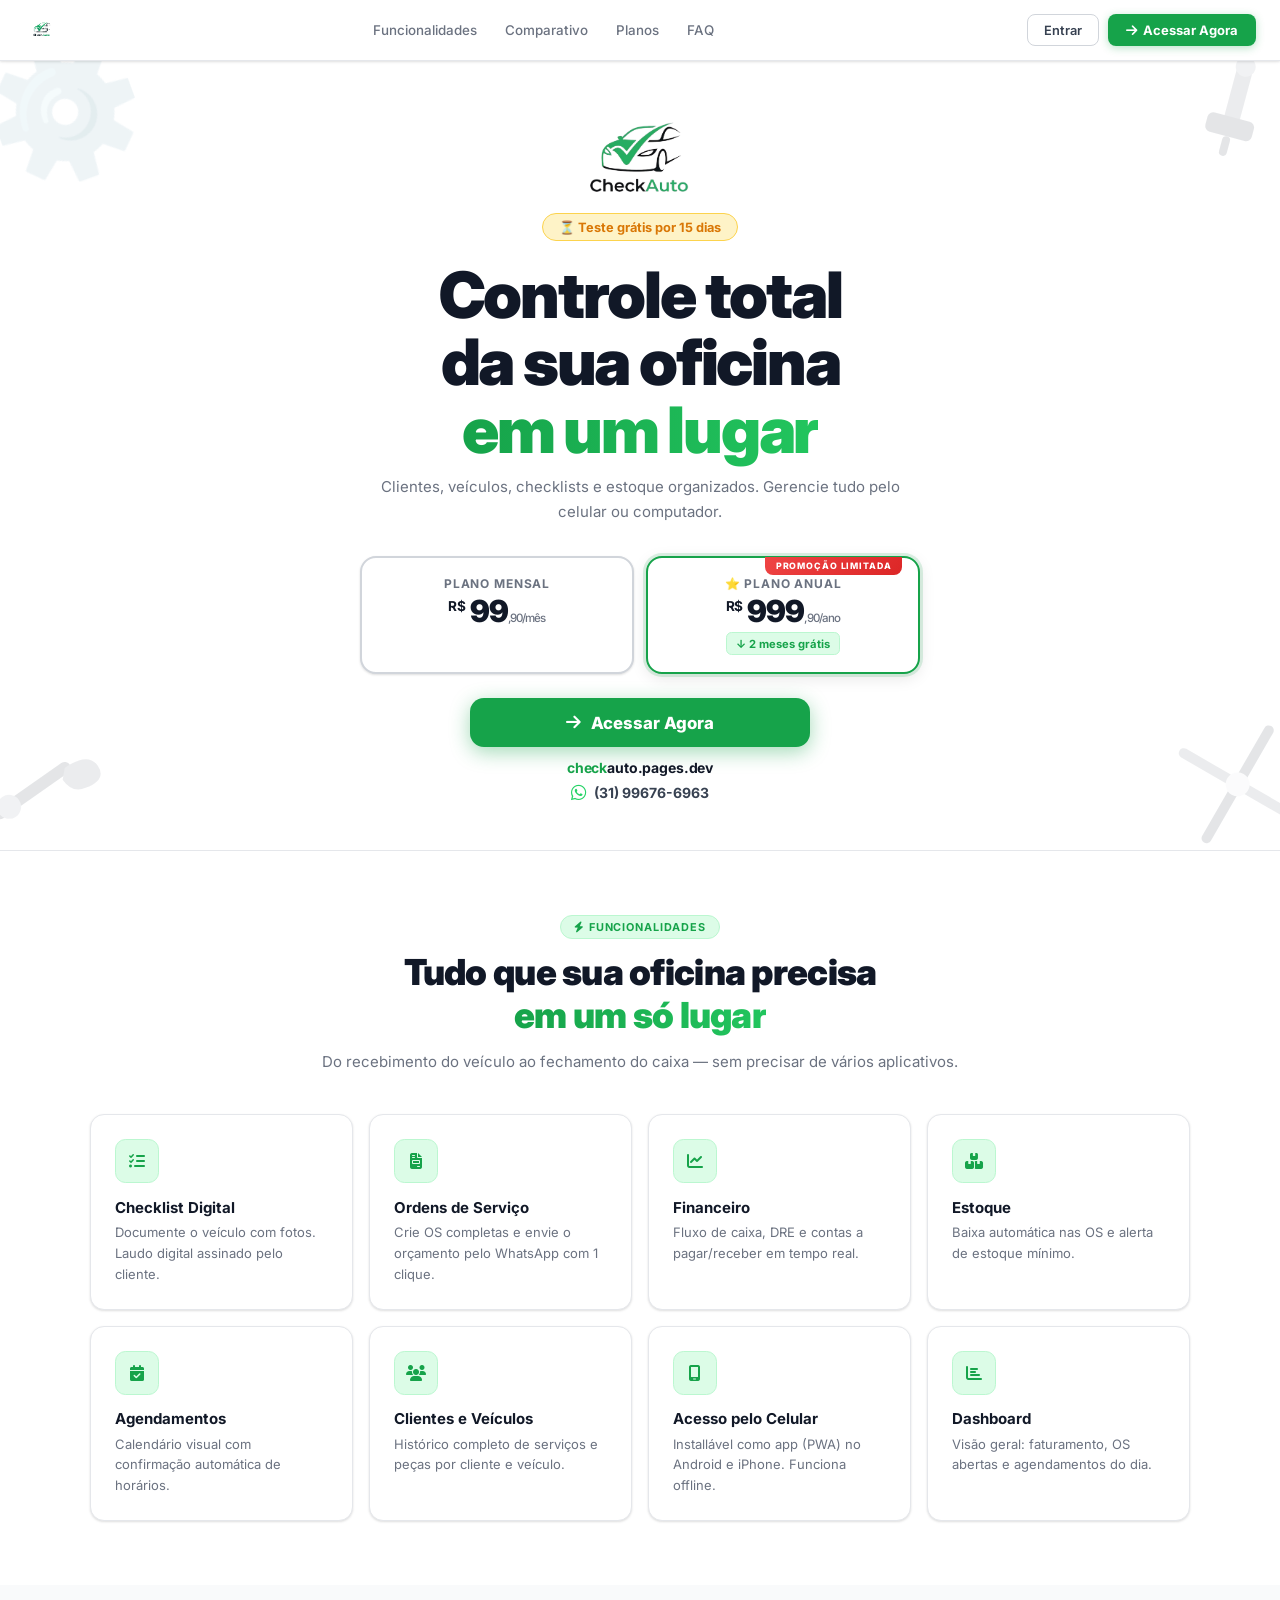
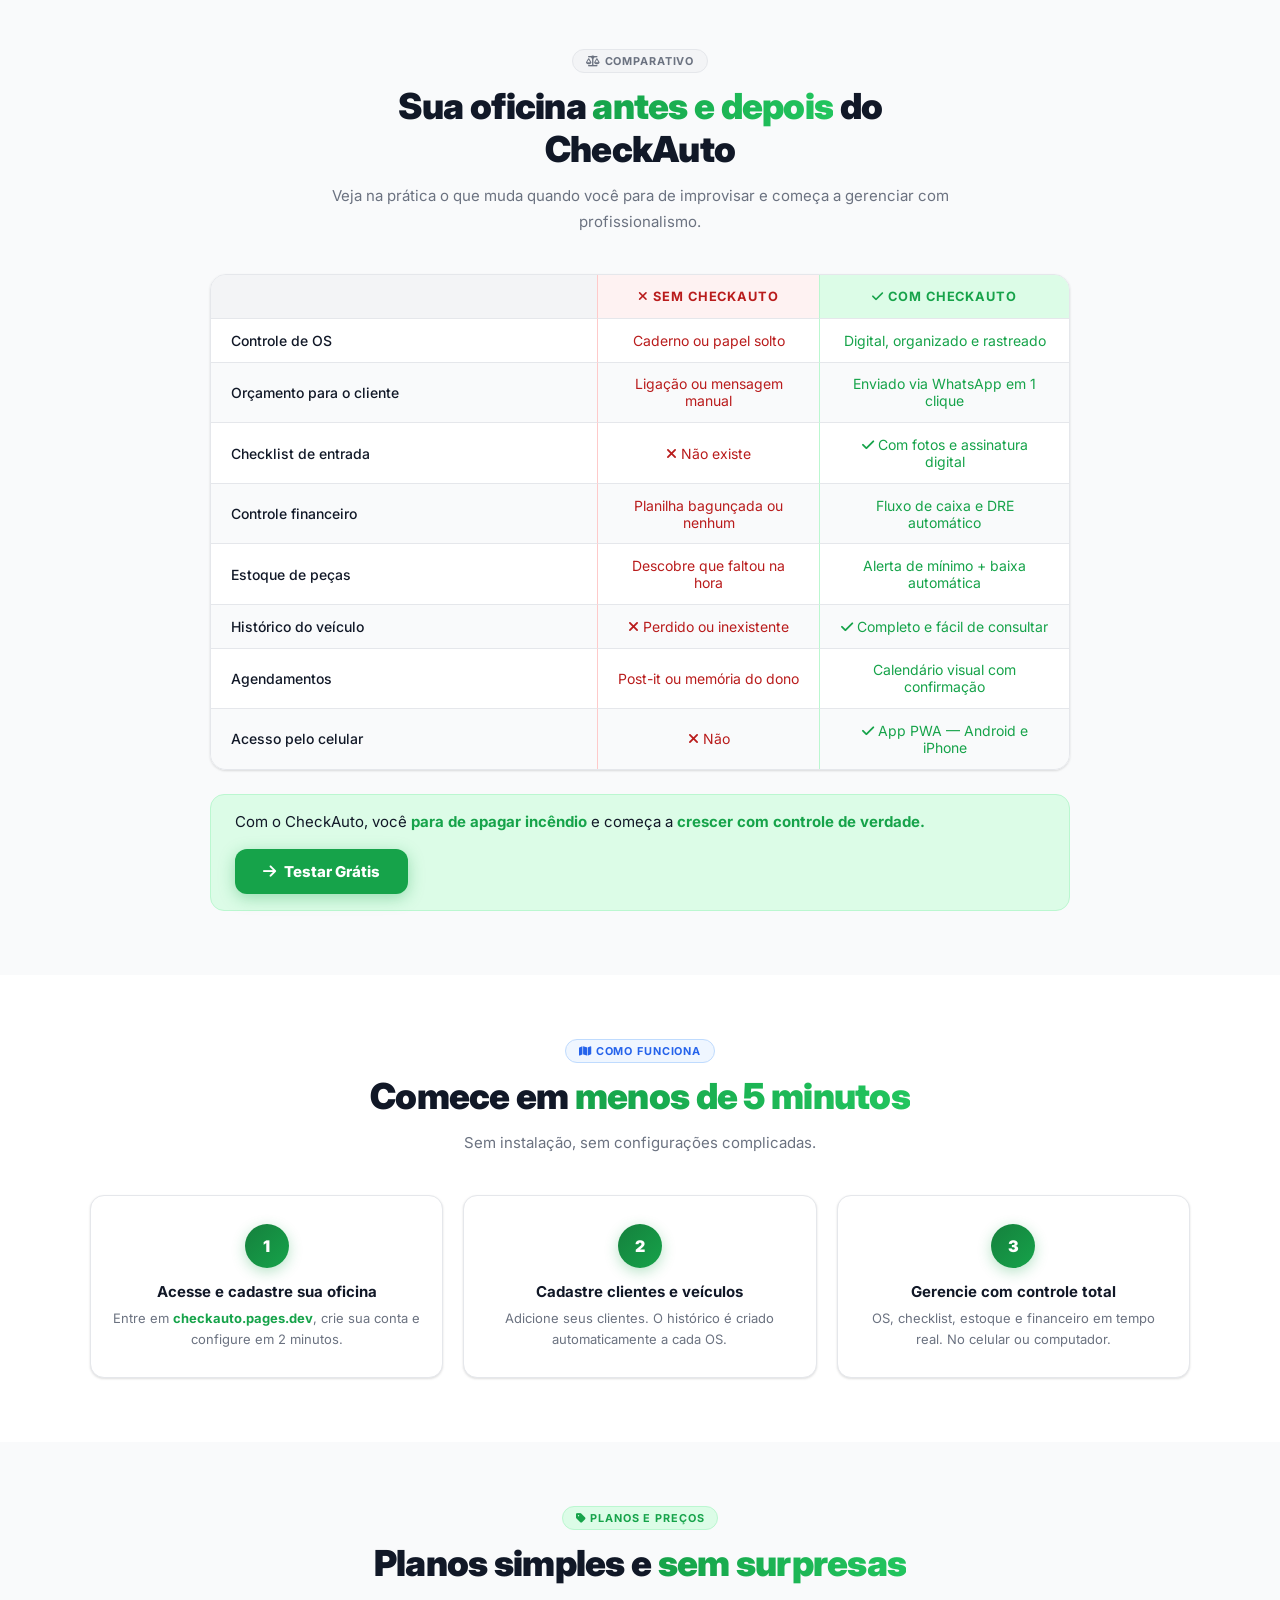
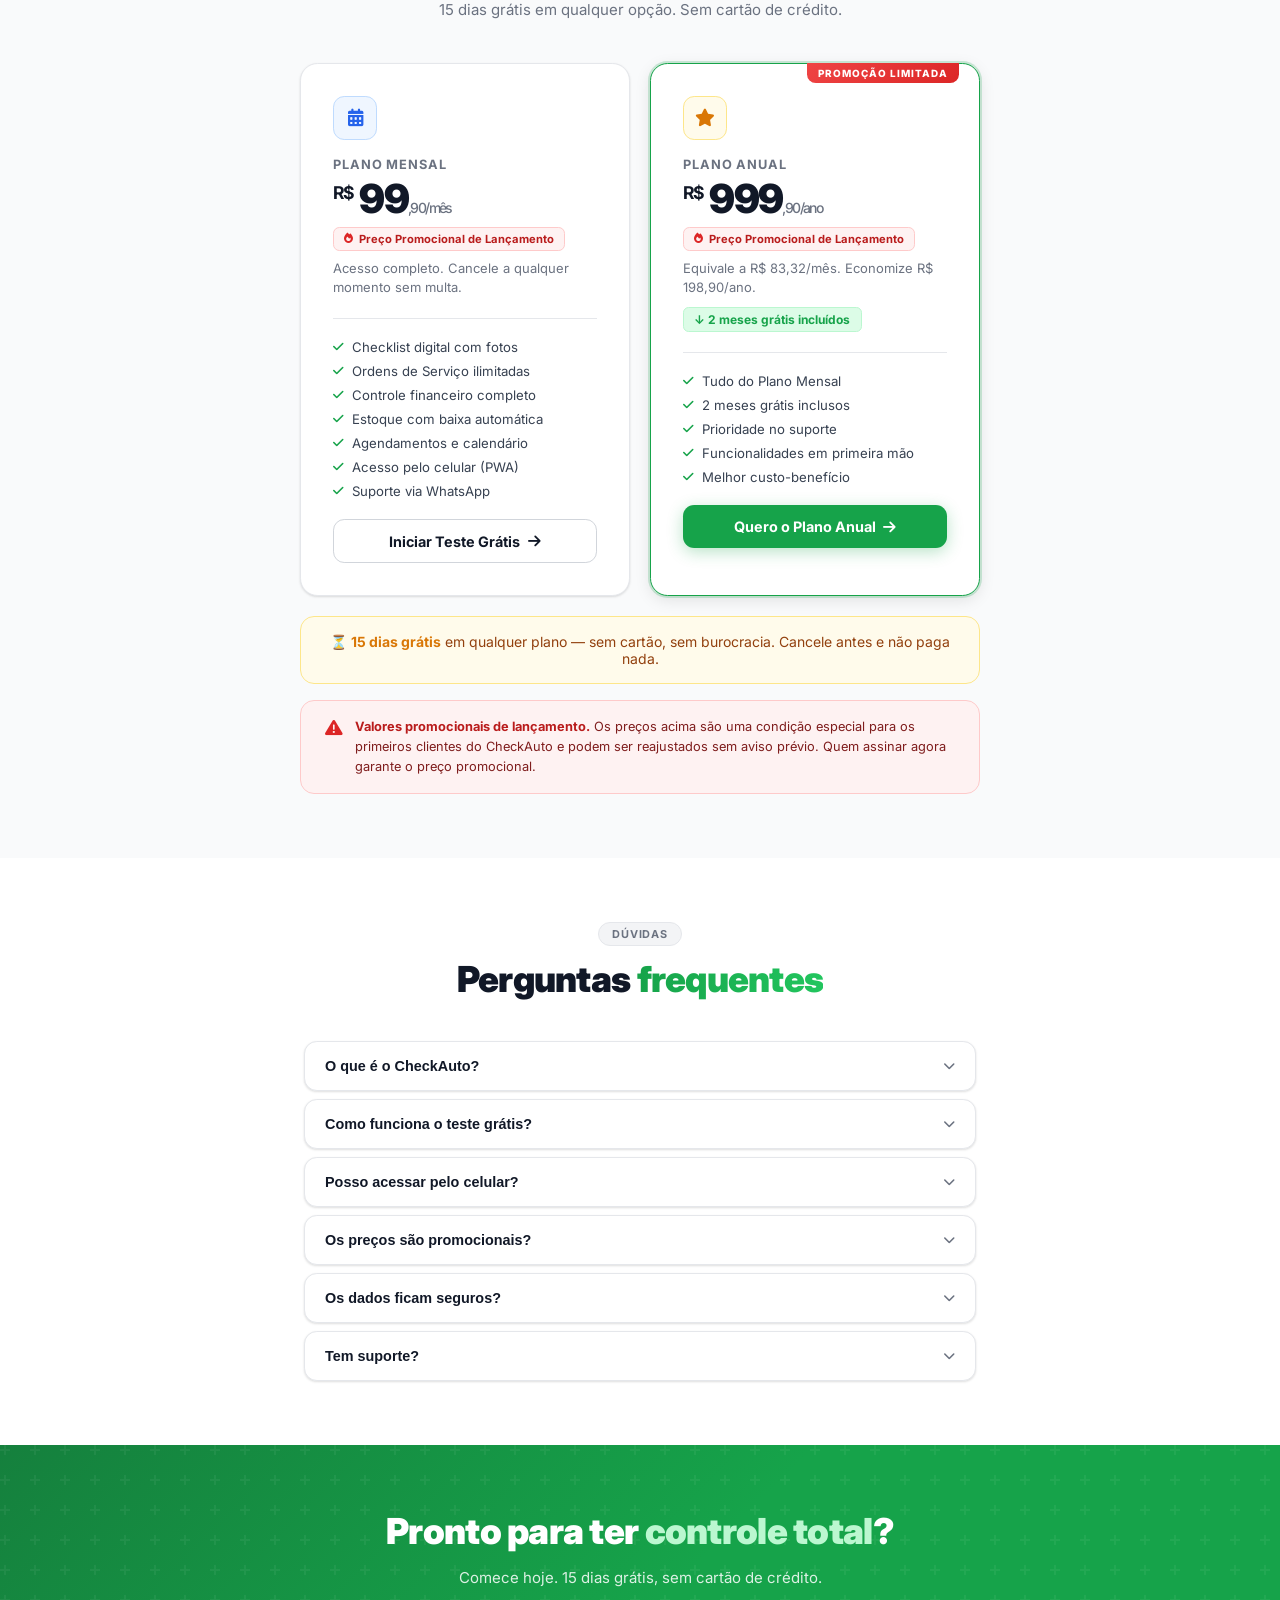
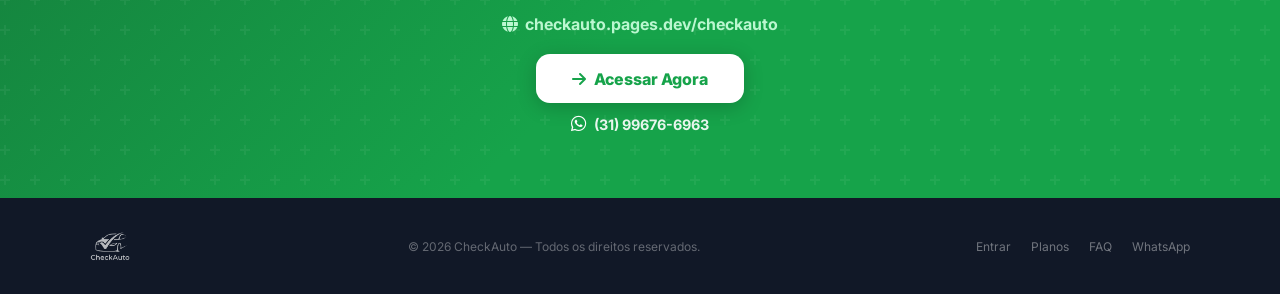
<file: checkauto.html>
<!DOCTYPE html>
<html lang="pt-BR">
<head>
  <meta charset="UTF-8" />
  <meta name="viewport" content="width=device-width, initial-scale=1" />
  <meta name="robots" content="index, follow" />
  <meta name="theme-color" content="#16a34a" />
  <title>CheckAuto — Controle total da sua oficina</title>
  <meta name="description" content="Gerencie sua oficina com checklist digital, ordens de serviço, financeiro, estoque e agendamentos. Teste grátis por 15 dias." />
  <link rel="icon" href="favicon.png" />
  <link rel="stylesheet" href="https://cdnjs.cloudflare.com/ajax/libs/font-awesome/6.5.0/css/all.min.css" crossorigin="anonymous" />
  <link href="https://fonts.googleapis.com/css2?family=Inter:wght@400;500;600;700;800;900&display=swap" rel="stylesheet" />
  <style>
    *,*::before,*::after{box-sizing:border-box;margin:0;padding:0}
    :root{
      --green:#16a34a;--green2:#22c55e;--green-light:#dcfce7;--green-mid:#bbf7d0;
      --dark:#111827;--body:#374151;--muted:#6b7280;
      --bg:#f9fafb;--bg2:#f3f4f6;--bg3:#fff;
      --border:#e5e7eb;--border2:#d1d5db;
      --red:#dc2626;--gold:#d97706;
      --r:.875rem;
      --shadow:0 1px 3px rgba(0,0,0,.08),0 1px 2px rgba(0,0,0,.06);
      --shadow-md:0 4px 16px rgba(0,0,0,.1);
      --shadow-lg:0 10px 40px rgba(0,0,0,.12);
    }
    html{scroll-behavior:smooth}
    body{font-family:'Inter',sans-serif;background:var(--bg3);color:var(--body);overflow-x:hidden}
    a{text-decoration:none;color:inherit}
    img{max-width:100%;height:auto;display:block}

    /* ===== HEADER ===== */
    header{
      position:sticky;top:0;z-index:100;
      background:#fff;border-bottom:1px solid var(--border);
      box-shadow:var(--shadow);
      padding:.75rem 1.5rem;
      display:flex;align-items:center;justify-content:space-between;
    }
    .h-logo img{height:2.25rem}
    .h-nav{display:none;align-items:center;gap:1.75rem;font-size:.8375rem;font-weight:500}
    @media(min-width:768px){.h-nav{display:flex}}
    .h-nav a{color:var(--muted);transition:color .2s}
    .h-nav a:hover{color:var(--dark)}
    .h-btns{display:flex;align-items:center;gap:.6rem}
    .btn-ghost{
      padding:.45rem 1rem;border-radius:.5rem;font-size:.8rem;font-weight:600;
      color:var(--body);border:1px solid var(--border2);transition:all .2s;display:none;
      background:#fff;
    }
    @media(min-width:640px){.btn-ghost{display:inline-flex}}
    .btn-ghost:hover{border-color:var(--green);color:var(--green)}
    .btn-green{
      padding:.5rem 1.1rem;border-radius:.5rem;font-size:.8125rem;font-weight:700;
      background:var(--green);color:#fff;display:inline-flex;align-items:center;gap:.4rem;
      transition:all .2s;box-shadow:0 2px 8px rgba(22,163,74,.3);
    }
    .btn-green:hover{background:#15803d;transform:translateY(-1px)}
    .menu-btn{display:flex;background:none;border:none;cursor:pointer;color:var(--muted);font-size:1.2rem}
    @media(min-width:768px){.menu-btn{display:none}}
    #mob-nav{
      display:none;position:fixed;top:3.7rem;left:0;right:0;
      background:#fff;border-bottom:1px solid var(--border);z-index:99;padding:.75rem 0;
      box-shadow:var(--shadow-md);
    }
    #mob-nav.open{display:block}
    #mob-nav a{display:block;padding:.65rem 1.5rem;font-size:.9rem;font-weight:600;color:var(--body);border-bottom:1px solid var(--border)}
    #mob-nav a:last-child{color:var(--green);border-bottom:none}

    /* ===== HERO NOVO — estilo arte promocional ===== */
    #hero{
      background:#fff;
      border-bottom:1px solid var(--border);
      padding:3.5rem 1.5rem 3rem;
      position:relative;
      overflow:hidden;
      text-align:center;
    }
    .hero-corner{
      position:absolute;
      pointer-events:none;
      opacity:.13;
      font-size:clamp(5rem,10vw,9rem);
      line-height:1;
      user-select:none;
    }
    .hero-corner.tl{top:-1rem;left:-1rem;transform:rotate(-20deg)}
    .hero-corner.tr{top:-1rem;right:-1rem;transform:rotate(15deg)}
    .hero-corner.bl{bottom:-1rem;left:-1.5rem;transform:rotate(10deg)}
    .hero-corner.br{bottom:-1rem;right:-1.5rem;transform:rotate(-15deg)}
    .hero-center{
      position:relative;z-index:1;
      max-width:560px;
      margin:0 auto;
      display:flex;
      flex-direction:column;
      align-items:center;
      gap:0;
    }
    .hero-logo-wrap{margin-bottom:1rem}
    .hero-logo-wrap img{height:clamp(3rem,8vw,5rem);margin:0 auto}
    .trial-badge{
      display:inline-flex;align-items:center;gap:.5rem;
      padding:.35rem 1rem;border-radius:9999px;
      background:#fef3c7;border:1px solid #fcd34d;
      color:var(--gold);font-size:.8rem;font-weight:700;
      margin-bottom:1.25rem;
    }
    .hero-h1{
      font-size:clamp(2.4rem,6vw,4rem);
      font-weight:900;
      line-height:1.05;
      letter-spacing:-.035em;
      color:var(--dark);
      margin-bottom:.75rem;
    }
    .hero-h1 .hl{
      background:linear-gradient(90deg,var(--green),var(--green2));
      -webkit-background-clip:text;-webkit-text-fill-color:transparent;background-clip:text;
    }
    .hero-sub{
      font-size:.9375rem;
      color:var(--muted);
      line-height:1.65;
      max-width:36rem;
      margin-bottom:2rem;
    }
    .hero-plans{
      width:100%;
      display:flex;
      flex-direction:column;
      gap:.75rem;
      margin-bottom:1.5rem;
    }
    @media(min-width:480px){.hero-plans{flex-direction:row}}
    .hp{
      flex:1;
      border:2px solid var(--border2);
      border-radius:1rem;
      padding:1.1rem 1.25rem;
      background:#fff;
      box-shadow:var(--shadow);
      text-align:center;
      position:relative;
      transition:all .2s;
    }
    .hp:hover{transform:translateY(-2px);box-shadow:var(--shadow-md)}
    .hp.feat{border-color:var(--green);box-shadow:0 0 0 3px rgba(22,163,74,.15),var(--shadow-md)}
    .hp-badge{
      position:absolute;top:-1px;right:1rem;
      background:linear-gradient(135deg,#ef4444,#dc2626);
      color:#fff;font-size:.55rem;font-weight:800;text-transform:uppercase;
      letter-spacing:.1em;padding:.2rem .65rem;border-radius:0 0 .5rem .5rem;
    }
    .hp-label{font-size:.75rem;font-weight:700;text-transform:uppercase;letter-spacing:.07em;color:var(--muted);margin-bottom:.3rem}
    .hp-price{font-size:1.9rem;font-weight:900;color:var(--dark);letter-spacing:-.03em;line-height:1}
    .hp-price sup{font-size:.85rem;font-weight:700;vertical-align:super}
    .hp-price sub{font-size:.72rem;font-weight:500;color:var(--muted);vertical-align:baseline}
    .hp-save{display:inline-block;margin-top:.4rem;font-size:.7rem;font-weight:700;color:var(--green);background:var(--green-light);border:1px solid var(--green-mid);border-radius:.35rem;padding:.2rem .55rem}
    .btn-hero{
      display:inline-flex;align-items:center;justify-content:center;gap:.6rem;
      background:var(--green);color:#fff;
      font-weight:800;font-size:1.05rem;
      padding:.9rem 2.5rem;
      border-radius:.875rem;
      box-shadow:0 5px 20px rgba(22,163,74,.4);
      transition:all .2s;
      width:100%;max-width:340px;
      margin-bottom:.75rem;
    }
    .btn-hero:hover{background:#15803d;transform:translateY(-2px);box-shadow:0 8px 28px rgba(22,163,74,.45)}
    .hero-url{font-size:.875rem;font-weight:700;color:var(--dark);letter-spacing:-.01em;margin-bottom:.5rem}
    .hero-url span{color:var(--green)}
    .hero-wpp{display:inline-flex;align-items:center;gap:.5rem;font-size:.875rem;font-weight:700;color:var(--body)}
    .hero-wpp i{color:#25d366;font-size:1.1rem}
    .hero-wpp a{color:var(--body)}

    /* ===== SECTIONS ===== */
    section{padding:4rem 1.5rem}
    .si{max-width:1100px;margin:0 auto}
    .sh{text-align:center;max-width:42rem;margin:0 auto 2.5rem}
    .stag{display:inline-block;font-size:.68rem;font-weight:700;text-transform:uppercase;letter-spacing:.08em;padding:.25rem .8rem;border-radius:9999px;margin-bottom:.75rem}
    .tg{background:var(--green-light);border:1px solid var(--green-mid);color:var(--green)}
    .tb{background:#eff6ff;border:1px solid #bfdbfe;color:#2563eb}
    .tm{background:var(--bg2);border:1px solid var(--border);color:var(--muted)}
    .st{font-size:clamp(1.5rem,2.8vw,2.25rem);font-weight:900;color:var(--dark);letter-spacing:-.02em;line-height:1.2}
    .st .hl{background:linear-gradient(90deg,var(--green),var(--green2));-webkit-background-clip:text;-webkit-text-fill-color:transparent;background-clip:text}
    .ss{margin-top:.75rem;font-size:.9375rem;color:var(--muted);line-height:1.7}

    /* ===== FEATURES ===== */
    #features{background:#fff}
    .fg{display:grid;gap:1rem;grid-template-columns:repeat(auto-fill,minmax(240px,1fr))}
    .fc{padding:1.5rem;border-radius:var(--r);background:#fff;border:1px solid var(--border);box-shadow:var(--shadow);transition:all .25s;position:relative;overflow:hidden}
    .fc:hover{transform:translateY(-3px);border-color:var(--green-mid);box-shadow:var(--shadow-md)}
    .fi{width:2.75rem;height:2.75rem;border-radius:.65rem;display:flex;align-items:center;justify-content:center;font-size:1rem;margin-bottom:.9rem;background:var(--green-light);border:1px solid var(--green-mid);color:var(--green)}
    .fc h3{font-size:.9375rem;font-weight:700;color:var(--dark);margin-bottom:.35rem}
    .fc p{font-size:.8125rem;color:var(--muted);line-height:1.6}

    /* ===== COMPARATIVO ===== */
    #comparativo{background:var(--bg)}
    .comp-wrap{max-width:860px;margin:0 auto}
    .comp-table{width:100%;border-collapse:separate;border-spacing:0;border-radius:1rem;overflow:hidden;border:1px solid var(--border);box-shadow:var(--shadow)}
    .comp-table thead th{padding:.875rem 1.25rem;font-size:.8rem;font-weight:700;text-transform:uppercase;letter-spacing:.07em}
    .comp-table thead th:first-child{text-align:left;background:var(--bg2);color:var(--muted);width:45%}
    .comp-table thead th.sem{background:#fef2f2;color:#b91c1c;text-align:center;border-left:1px solid #fecaca}
    .comp-table thead th.com{background:var(--green-light);color:var(--green);text-align:center;border-left:1px solid var(--green-mid)}
    .comp-table tbody tr:nth-child(odd) td{background:#fff}
    .comp-table tbody tr:nth-child(even) td{background:var(--bg)}
    .comp-table tbody td{padding:.8rem 1.25rem;font-size:.875rem;border-top:1px solid var(--border)}
    .comp-table tbody td:first-child{color:var(--dark);font-weight:500}
    .comp-table tbody td.sem{text-align:center;border-left:1px solid #fecaca;color:#b91c1c}
    .comp-table tbody td.com{text-align:center;border-left:1px solid var(--green-mid);color:var(--green)}
    .comp-table tbody td.sem i,.comp-table tbody td.com i{font-size:.875rem}
    .comp-result{margin-top:1.5rem;padding:1rem 1.5rem;border-radius:.875rem;background:var(--green-light);border:1px solid var(--green-mid);display:flex;flex-wrap:wrap;align-items:center;justify-content:space-between;gap:1rem}
    .comp-result p{font-size:.9375rem;color:var(--dark);line-height:1.5}
    .comp-result strong{color:var(--green)}

    /* ===== STEPS ===== */
    #como-funciona{background:#fff}
    .steps{display:grid;gap:1.25rem}
    @media(min-width:768px){.steps{grid-template-columns:repeat(3,1fr)}}
    .sc{text-align:center;padding:1.75rem 1.25rem;border-radius:var(--r);background:#fff;border:1px solid var(--border);box-shadow:var(--shadow)}
    .sn{display:inline-flex;width:2.75rem;height:2.75rem;border-radius:50%;background:linear-gradient(135deg,#15803d,var(--green));color:#fff;font-size:1rem;font-weight:900;align-items:center;justify-content:center;margin-bottom:.875rem;box-shadow:0 4px 14px rgba(22,163,74,.3)}
    .sc h3{font-size:.9375rem;font-weight:700;color:var(--dark);margin-bottom:.4rem}
    .sc p{font-size:.8125rem;color:var(--muted);line-height:1.6}

    /* ===== PLANOS ===== */
    #planos{background:var(--bg)}
    .pg{display:grid;gap:1.25rem;max-width:680px;margin:0 auto}
    @media(min-width:580px){.pg{grid-template-columns:1fr 1fr}}
    .pcard{border-radius:1.1rem;padding:2rem;border:1px solid var(--border);background:#fff;box-shadow:var(--shadow);position:relative;transition:all .25s}
    .pcard:hover{transform:translateY(-4px);box-shadow:var(--shadow-lg)}
    .pcard.feat{border-color:var(--green);box-shadow:0 0 0 2px rgba(22,163,74,.2),var(--shadow-md)}
    .pb{position:absolute;top:-1px;right:1.25rem;background:linear-gradient(135deg,#ef4444,#dc2626);color:#fff;font-size:.62rem;font-weight:800;text-transform:uppercase;letter-spacing:.1em;padding:.25rem .7rem;border-radius:0 0 .55rem .55rem}
    .pico{width:2.75rem;height:2.75rem;border-radius:.7rem;display:flex;align-items:center;justify-content:center;font-size:1.1rem;margin-bottom:1.1rem}
    .pico.bl{background:#eff6ff;color:#2563eb;border:1px solid #bfdbfe}
    .pico.gd{background:#fffbeb;color:var(--gold);border:1px solid #fde68a}
    .pname{font-size:.8rem;font-weight:700;text-transform:uppercase;letter-spacing:.07em;color:var(--muted);margin-bottom:.4rem}
    .pprice{font-size:2.5rem;font-weight:900;color:var(--dark);letter-spacing:-.04em;line-height:1}
    .pprice sup{font-size:1.1rem;font-weight:700;vertical-align:super}
    .pprice sub{font-size:.875rem;font-weight:500;color:var(--muted);vertical-align:baseline}
    .promo-tag{display:inline-flex;align-items:center;gap:.35rem;margin-top:.5rem;font-size:.7rem;font-weight:700;background:#fef2f2;border:1px solid #fecaca;color:#b91c1c;padding:.25rem .65rem;border-radius:.4rem}
    .promo-tag i{font-size:.65rem;color:#dc2626}
    .pdesc{margin-top:.5rem;font-size:.8125rem;color:var(--muted);line-height:1.5}
    .psave{display:inline-block;margin-top:.6rem;font-size:.75rem;font-weight:700;color:var(--green);background:var(--green-light);border:1px solid var(--green-mid);border-radius:.35rem;padding:.25rem .65rem}
    .pdiv{height:1px;background:var(--border);margin:1.25rem 0}
    .pperks{display:flex;flex-direction:column;gap:.5rem}
    .pperk{display:flex;align-items:center;gap:.5rem;font-size:.825rem;color:var(--body)}
    .pperk i{color:var(--green);font-size:.75rem;flex-shrink:0}
    .pbtn{display:flex;align-items:center;justify-content:center;gap:.45rem;width:100%;margin-top:1.25rem;padding:.8rem;border-radius:.7rem;font-size:.9rem;font-weight:700;transition:all .2s}
    .pbtn.out{background:#fff;border:1px solid var(--border2);color:var(--dark)}
    .pbtn.out:hover{border-color:var(--green);color:var(--green)}
    .pbtn.sol{background:var(--green);color:#fff;border:none;box-shadow:0 4px 16px rgba(22,163,74,.3)}
    .pbtn.sol:hover{background:#15803d;box-shadow:0 6px 22px rgba(22,163,74,.4);transform:translateY(-1px)}
    .ptrial{text-align:center;margin:1.25rem auto 0;padding:1rem 1.5rem;border-radius:.875rem;background:#fffbeb;border:1px solid #fde68a;max-width:680px}
    .ptrial p{font-size:.875rem;color:#92400e}
    .ptrial strong{color:var(--gold)}
    .promo-global{max-width:680px;margin:1rem auto 0;padding:1rem 1.5rem;border-radius:.875rem;background:#fef2f2;border:1px solid #fecaca;display:flex;align-items:flex-start;gap:.75rem}
    .promo-global i{color:#dc2626;font-size:1.1rem;margin-top:.1rem;flex-shrink:0}
    .promo-global p{font-size:.8rem;color:#7f1d1d;line-height:1.55}
    .promo-global strong{color:#b91c1c}

    /* ===== FAQ ===== */
    #faq{background:#fff}
    .flist{max-width:42rem;margin:0 auto;display:flex;flex-direction:column;gap:.5rem}
    .fi2{border-radius:.8rem;background:#fff;border:1px solid var(--border);overflow:hidden;box-shadow:var(--shadow)}
    .fq{width:100%;text-align:left;background:none;border:none;cursor:pointer;padding:1rem 1.25rem;display:flex;align-items:center;justify-content:space-between;font-size:.9rem;font-weight:600;color:var(--dark);gap:1rem}
    .fq:hover{color:var(--green)}
    .fchev{transition:transform .3s;color:var(--muted);font-size:.75rem;flex-shrink:0}
    .fi2.open .fchev{transform:rotate(180deg)}
    .fi2.open{border-color:var(--green-mid)}
    .fa2{max-height:0;overflow:hidden;transition:max-height .35s ease}
    .fi2.open .fa2{max-height:400px}
    .fa2 p{padding:0 1.25rem 1rem;font-size:.8125rem;color:var(--muted);line-height:1.7;border-top:1px solid var(--border)}

    /* ===== CTA FINAL ===== */
    #cta-final{background:linear-gradient(135deg,#15803d,var(--green),#16a34a);padding:4rem 1.5rem;text-align:center;position:relative;overflow:hidden}
    #cta-final::before{content:'';position:absolute;inset:0;background:url("data:image/svg+xml,%3Csvg width='60' height='60' viewBox='0 0 60 60' xmlns='http://www.w3.org/2000/svg'%3E%3Cg fill='none' fill-rule='evenodd'%3E%3Cg fill='%23ffffff' fill-opacity='0.05'%3E%3Cpath d='M36 34v-4h-2v4h-4v2h4v4h2v-4h4v-2h-4zm0-30V0h-2v4h-4v2h4v4h2V6h4V4h-4zM6 34v-4H4v4H0v2h4v4h2v-4h4v-2H6zM6 4V0H4v4H0v2h4v4h2V6h4V4H6z'/%3E%3C/g%3E%3C/g%3E%3C/svg%3E");pointer-events:none}
    .ci{max-width:36rem;margin:0 auto;position:relative;z-index:1}
    .ci h2{font-size:clamp(1.5rem,2.8vw,2.25rem);font-weight:900;color:#fff;letter-spacing:-.02em;margin-bottom:.75rem}
    .ci h2 span{color:#bbf7d0}
    .ci p{font-size:.9375rem;color:rgba(255,255,255,.85);line-height:1.7;margin-bottom:1.5rem}
    .ci-url{font-size:1rem;font-weight:700;color:#bbf7d0;margin-bottom:1.25rem;display:flex;align-items:center;justify-content:center;gap:.45rem}
    .btn-cta{display:inline-flex;align-items:center;gap:.5rem;background:#fff;color:var(--green);font-weight:800;font-size:1rem;padding:.9rem 2.25rem;border-radius:.875rem;box-shadow:0 4px 20px rgba(0,0,0,.2);transition:all .2s}
    .btn-cta:hover{transform:scale(1.04);box-shadow:0 8px 30px rgba(0,0,0,.25)}
    .ci-wpp{display:inline-flex;align-items:center;gap:.5rem;font-size:.9rem;font-weight:700;color:rgba(255,255,255,.9);margin-top:.75rem}
    .ci-wpp i{color:#fff;font-size:1.1rem}

    /* ===== FOOTER ===== */
    footer{background:#111827;padding:2rem 1.5rem}
    .foot{max-width:1100px;margin:0 auto;display:flex;flex-wrap:wrap;gap:1.25rem;align-items:center;justify-content:space-between}
    .foot-logo img{height:2rem;filter:brightness(0) invert(1);opacity:.7}
    .foot-copy{font-size:.75rem;color:rgba(255,255,255,.35)}
    .foot-links{display:flex;gap:1.25rem;font-size:.75rem}
    .foot-links a{color:rgba(255,255,255,.4);transition:color .2s}
    .foot-links a:hover{color:#fff}
    .btn-primary{display:inline-flex;align-items:center;gap:.5rem;background:var(--green);color:#fff;font-weight:800;font-size:.9375rem;padding:.8rem 1.75rem;border-radius:.75rem;box-shadow:0 4px 16px rgba(22,163,74,.35);transition:all .2s}
    .btn-primary:hover{background:#15803d;transform:translateY(-2px);box-shadow:0 6px 22px rgba(22,163,74,.4)}
  </style>
</head>
<body>

<header id="header">
  <a href="#" class="h-logo"><img src="favicon.png" alt="CheckAuto" /></a>
  <nav class="h-nav">
    <a href="#features">Funcionalidades</a>
    <a href="#comparativo">Comparativo</a>
    <a href="#planos">Planos</a>
    <a href="#faq">FAQ</a>
  </nav>
  <div class="h-btns">
    <a href="login.html" class="btn-ghost">Entrar</a>
    <a href="login.html" class="btn-green"><i class="fa-solid fa-arrow-right"></i> Acessar Agora</a>
  </div>
  <button class="menu-btn" id="menu-btn"><i class="fa-solid fa-bars"></i></button>
</header>

<div id="mob-nav">
  <a href="#features">Funcionalidades</a>
  <a href="#comparativo">Comparativo</a>
  <a href="#planos">Planos</a>
  <a href="#faq">FAQ</a>
  <a href="login.html">Acessar Agora →</a>
</div>

<main>

  <section id="hero">
    <div class="hero-corner tl" aria-hidden="true">⚙️</div>
    <div class="hero-corner tr" aria-hidden="true">
      <svg width="1em" height="1em" viewBox="0 0 64 64" fill="none" xmlns="http://www.w3.org/2000/svg" style="width:1em;height:1em">
        <rect x="28" y="10" width="8" height="30" rx="3" fill="#6b7280"/>
        <rect x="20" y="36" width="24" height="10" rx="3" fill="#374151"/>
        <rect x="30" y="46" width="4" height="10" rx="2" fill="#374151"/>
        <circle cx="32" cy="10" r="5" fill="#9ca3af"/>
      </svg>
    </div>
    <div class="hero-corner bl" aria-hidden="true">
      <svg width="1em" height="1em" viewBox="0 0 64 64" fill="none" xmlns="http://www.w3.org/2000/svg">
        <path d="M14 50L42 22" stroke="#374151" stroke-width="6" stroke-linecap="round"/>
        <path d="M42 22 Q52 12 58 18 Q64 24 54 30 Q48 34 42 28Z" fill="#6b7280"/>
        <circle cx="18" cy="46" r="6" fill="#9ca3af"/>
      </svg>
    </div>
    <div class="hero-corner br" aria-hidden="true">
      <svg width="1em" height="1em" viewBox="0 0 64 64" fill="none" xmlns="http://www.w3.org/2000/svg">
        <path d="M10 54L54 10" stroke="#374151" stroke-width="5" stroke-linecap="round"/>
        <path d="M10 10L54 54" stroke="#6b7280" stroke-width="5" stroke-linecap="round"/>
        <circle cx="32" cy="32" r="6" fill="#e5e7eb"/>
      </svg>
    </div>
    <div class="hero-center">
      <div class="hero-logo-wrap"><img src="logo-default.png" alt="CheckAuto" /></div>
      <div class="trial-badge">⏳ Teste grátis por 15 dias</div>
      <h1 class="hero-h1">Controle total<br/>da sua oficina<br/><span class="hl">em um lugar</span></h1>
      <p class="hero-sub">Clientes, veículos, checklists e estoque organizados. Gerencie tudo pelo celular ou computador.</p>
      <div class="hero-plans">
        <div class="hp">
          <p class="hp-label">Plano Mensal</p>
          <div class="hp-price"><sup>R$</sup> 99<sub>,90/mês</sub></div>
        </div>
        <div class="hp feat">
          <div class="hp-badge">Promoção Limitada</div>
          <p class="hp-label">⭐ Plano Anual</p>
          <div class="hp-price"><sup>R$</sup> 999<sub>,90/ano</sub></div>
          <span class="hp-save">↓ 2 meses grátis</span>
        </div>
      </div>
      <a href="login.html" class="btn-hero"><i class="fa-solid fa-arrow-right"></i> Acessar Agora</a>
      <p class="hero-url"><span>check</span>auto.pages.dev</p>
      <div class="hero-wpp">
        <i class="fa-brands fa-whatsapp"></i>
        <a href="https://wa.me/5531996766963" target="_blank">(31) 99676-6963</a>
      </div>
    </div>
  </section>

  <section id="features">
    <div class="si">
      <div class="sh">
        <span class="stag tg"><i class="fa-solid fa-bolt"></i> Funcionalidades</span>
        <h2 class="st">Tudo que sua oficina precisa<br/><span class="hl">em um só lugar</span></h2>
        <p class="ss">Do recebimento do veículo ao fechamento do caixa — sem precisar de vários aplicativos.</p>
      </div>
      <div class="fg">
        <div class="fc"><div class="fi"><i class="fa-solid fa-list-check"></i></div><h3>Checklist Digital</h3><p>Documente o veículo com fotos. Laudo digital assinado pelo cliente.</p></div>
        <div class="fc"><div class="fi"><i class="fa-solid fa-file-invoice"></i></div><h3>Ordens de Serviço</h3><p>Crie OS completas e envie o orçamento pelo WhatsApp com 1 clique.</p></div>
        <div class="fc"><div class="fi"><i class="fa-solid fa-chart-line"></i></div><h3>Financeiro</h3><p>Fluxo de caixa, DRE e contas a pagar/receber em tempo real.</p></div>
        <div class="fc"><div class="fi"><i class="fa-solid fa-boxes-stacked"></i></div><h3>Estoque</h3><p>Baixa automática nas OS e alerta de estoque mínimo.</p></div>
        <div class="fc"><div class="fi"><i class="fa-solid fa-calendar-check"></i></div><h3>Agendamentos</h3><p>Calendário visual com confirmação automática de horários.</p></div>
        <div class="fc"><div class="fi"><i class="fa-solid fa-users"></i></div><h3>Clientes e Veículos</h3><p>Histórico completo de serviços e peças por cliente e veículo.</p></div>
        <div class="fc"><div class="fi"><i class="fa-solid fa-mobile-screen"></i></div><h3>Acesso pelo Celular</h3><p>Installável como app (PWA) no Android e iPhone. Funciona offline.</p></div>
        <div class="fc"><div class="fi"><i class="fa-solid fa-chart-bar"></i></div><h3>Dashboard</h3><p>Visão geral: faturamento, OS abertas e agendamentos do dia.</p></div>
      </div>
    </div>
  </section>

  <section id="comparativo">
    <div class="si">
      <div class="sh">
        <span class="stag tm"><i class="fa-solid fa-scale-balanced"></i> Comparativo</span>
        <h2 class="st">Sua oficina <span class="hl">antes e depois</span> do CheckAuto</h2>
        <p class="ss">Veja na prática o que muda quando você para de improvisar e começa a gerenciar com profissionalismo.</p>
      </div>
      <div class="comp-wrap">
        <table class="comp-table">
          <thead><tr><th></th><th class="sem"><i class="fa-solid fa-xmark"></i> Sem CheckAuto</th><th class="com"><i class="fa-solid fa-check"></i> Com CheckAuto</th></tr></thead>
          <tbody>
            <tr><td>Controle de OS</td><td class="sem">Caderno ou papel solto</td><td class="com">Digital, organizado e rastreado</td></tr>
            <tr><td>Orçamento para o cliente</td><td class="sem">Ligação ou mensagem manual</td><td class="com">Enviado via WhatsApp em 1 clique</td></tr>
            <tr><td>Checklist de entrada</td><td class="sem"><i class="fa-solid fa-xmark"></i> Não existe</td><td class="com"><i class="fa-solid fa-check"></i> Com fotos e assinatura digital</td></tr>
            <tr><td>Controle financeiro</td><td class="sem">Planilha bagunçada ou nenhum</td><td class="com">Fluxo de caixa e DRE automático</td></tr>
            <tr><td>Estoque de peças</td><td class="sem">Descobre que faltou na hora</td><td class="com">Alerta de mínimo + baixa automática</td></tr>
            <tr><td>Histórico do veículo</td><td class="sem"><i class="fa-solid fa-xmark"></i> Perdido ou inexistente</td><td class="com"><i class="fa-solid fa-check"></i> Completo e fácil de consultar</td></tr>
            <tr><td>Agendamentos</td><td class="sem">Post-it ou memória do dono</td><td class="com">Calendário visual com confirmação</td></tr>
            <tr><td>Acesso pelo celular</td><td class="sem"><i class="fa-solid fa-xmark"></i> Não</td><td class="com"><i class="fa-solid fa-check"></i> App PWA — Android e iPhone</td></tr>
          </tbody>
        </table>
        <div class="comp-result">
          <p>Com o CheckAuto, você <strong>para de apagar incêndio</strong> e começa a <strong>crescer com controle de verdade.</strong></p>
          <a href="login.html" class="btn-primary" style="white-space:nowrap"><i class="fa-solid fa-arrow-right"></i> Testar Grátis</a>
        </div>
      </div>
    </div>
  </section>

  <section id="como-funciona">
    <div class="si">
      <div class="sh">
        <span class="stag tb"><i class="fa-solid fa-map"></i> Como Funciona</span>
        <h2 class="st">Comece em <span class="hl">menos de 5 minutos</span></h2>
        <p class="ss">Sem instalação, sem configurações complicadas.</p>
      </div>
      <div class="steps">
        <div class="sc"><div class="sn">1</div><h3>Acesse e cadastre sua oficina</h3><p>Entre em <strong style="color:var(--green)">checkauto.pages.dev</strong>, crie sua conta e configure em 2 minutos.</p></div>
        <div class="sc"><div class="sn">2</div><h3>Cadastre clientes e veículos</h3><p>Adicione seus clientes. O histórico é criado automaticamente a cada OS.</p></div>
        <div class="sc"><div class="sn">3</div><h3>Gerencie com controle total</h3><p>OS, checklist, estoque e financeiro em tempo real. No celular ou computador.</p></div>
      </div>
    </div>
  </section>

  <section id="planos">
    <div class="si">
      <div class="sh">
        <span class="stag tg"><i class="fa-solid fa-tag"></i> Planos e Preços</span>
        <h2 class="st">Planos simples e <span class="hl">sem surpresas</span></h2>
        <p class="ss">15 dias grátis em qualquer opção. Sem cartão de crédito.</p>
      </div>
      <div class="pg">
        <div class="pcard">
          <div class="pico bl"><i class="fa-solid fa-calendar-days"></i></div>
          <p class="pname">Plano Mensal</p>
          <div class="pprice"><sup>R$</sup> 99<sub>,90/mês</sub></div>
          <div class="promo-tag"><i class="fa-solid fa-fire"></i> Preço Promocional de Lançamento</div>
          <p class="pdesc">Acesso completo. Cancele a qualquer momento sem multa.</p>
          <div class="pdiv"></div>
          <div class="pperks">
            <div class="pperk"><i class="fa-solid fa-check"></i> Checklist digital com fotos</div>
            <div class="pperk"><i class="fa-solid fa-check"></i> Ordens de Serviço ilimitadas</div>
            <div class="pperk"><i class="fa-solid fa-check"></i> Controle financeiro completo</div>
            <div class="pperk"><i class="fa-solid fa-check"></i> Estoque com baixa automática</div>
            <div class="pperk"><i class="fa-solid fa-check"></i> Agendamentos e calendário</div>
            <div class="pperk"><i class="fa-solid fa-check"></i> Acesso pelo celular (PWA)</div>
            <div class="pperk"><i class="fa-solid fa-check"></i> Suporte via WhatsApp</div>
          </div>
          <a href="login.html" class="pbtn out">Iniciar Teste Grátis <i class="fa-solid fa-arrow-right"></i></a>
        </div>
        <div class="pcard feat">
          <div class="pb">Promoção Limitada</div>
          <div class="pico gd"><i class="fa-solid fa-star"></i></div>
          <p class="pname">Plano Anual</p>
          <div class="pprice"><sup>R$</sup> 999<sub>,90/ano</sub></div>
          <div class="promo-tag"><i class="fa-solid fa-fire"></i> Preço Promocional de Lançamento</div>
          <p class="pdesc">Equivale a R$ 83,32/mês. Economize R$ 198,90/ano.</p>
          <span class="psave">↓ 2 meses grátis incluídos</span>
          <div class="pdiv"></div>
          <div class="pperks">
            <div class="pperk"><i class="fa-solid fa-check"></i> Tudo do Plano Mensal</div>
            <div class="pperk"><i class="fa-solid fa-check"></i> 2 meses grátis inclusos</div>
            <div class="pperk"><i class="fa-solid fa-check"></i> Prioridade no suporte</div>
            <div class="pperk"><i class="fa-solid fa-check"></i> Funcionalidades em primeira mão</div>
            <div class="pperk"><i class="fa-solid fa-check"></i> Melhor custo-benefício</div>
          </div>
          <a href="login.html" class="pbtn sol">Quero o Plano Anual <i class="fa-solid fa-arrow-right"></i></a>
        </div>
      </div>
      <div class="ptrial"><p>⏳ <strong>15 dias grátis</strong> em qualquer plano — sem cartão, sem burocracia. Cancele antes e não paga nada.</p></div>
      <div class="promo-global">
        <i class="fa-solid fa-triangle-exclamation"></i>
        <p><strong>Valores promocionais de lançamento.</strong> Os preços acima são uma condição especial para os primeiros clientes do CheckAuto e podem ser reajustados sem aviso prévio. Quem assinar agora garante o preço promocional.</p>
      </div>
    </div>
  </section>

  <section id="faq">
    <div class="si">
      <div class="sh">
        <span class="stag tm">Dúvidas</span>
        <h2 class="st">Perguntas <span class="hl">frequentes</span></h2>
      </div>
      <div class="flist">
        <div class="fi2"><button class="fq">O que é o CheckAuto? <i class="fa-solid fa-chevron-down fchev"></i></button><div class="fa2"><p>Sistema de gestão completo para oficinas mecânicas: checklist, OS, financeiro, estoque e agendamentos em uma só plataforma online.</p></div></div>
        <div class="fi2"><button class="fq">Como funciona o teste grátis? <i class="fa-solid fa-chevron-down fchev"></i></button><div class="fa2"><p>15 dias de acesso completo sem pagar nada e sem cartão de crédito. Após o período, escolha o plano ou cancele sem custo.</p></div></div>
        <div class="fi2"><button class="fq">Posso acessar pelo celular? <i class="fa-solid fa-chevron-down fchev"></i></button><div class="fa2"><p>Sim! O CheckAuto é 100% responsivo e instalável como app (PWA) no Android ou iPhone direto pelo navegador, sem loja de aplicativos.</p></div></div>
        <div class="fi2"><button class="fq">Os preços são promocionais? <i class="fa-solid fa-chevron-down fchev"></i></button><div class="fa2"><p>Sim. Os valores de R$ 99,90/mês e R$ 999,90/ano são preços especiais de lançamento. Quem assinar agora garante essa condição enquanto a promoção durar.</p></div></div>
        <div class="fi2"><button class="fq">Os dados ficam seguros? <i class="fa-solid fa-chevron-down fchev"></i></button><div class="fa2"><p>Sim. Infraestrutura Supabase com criptografia ponta a ponta, backups automáticos e alta disponibilidade na nuvem.</p></div></div>
        <div class="fi2"><button class="fq">Tem suporte? <i class="fa-solid fa-chevron-down fchev"></i></button><div class="fa2"><p>Sim! Atendimento via WhatsApp pelo (31) 99676-6963. Clientes do plano anual têm atendimento prioritário.</p></div></div>
      </div>
    </div>
  </section>

  <section id="cta-final">
    <div class="ci">
      <h2>Pronto para ter <span>controle total</span>?</h2>
      <p>Comece hoje. 15 dias grátis, sem cartão de crédito.</p>
      <div class="ci-url"><i class="fa-solid fa-globe"></i> checkauto.pages.dev/checkauto</div>
      <a href="login.html" class="btn-cta"><i class="fa-solid fa-arrow-right" style="color:var(--green)"></i> Acessar Agora</a><br/>
      <a href="https://wa.me/5531996766963" target="_blank" class="ci-wpp"><i class="fa-brands fa-whatsapp"></i> (31) 99676-6963</a>
    </div>
  </section>

</main>

<footer>
  <div class="foot">
    <div class="foot-logo"><img src="logo-default.png" alt="CheckAuto" /></div>
    <p class="foot-copy">© 2026 CheckAuto — Todos os direitos reservados.</p>
    <div class="foot-links">
      <a href="login.html">Entrar</a>
      <a href="#planos">Planos</a>
      <a href="#faq">FAQ</a>
      <a href="https://wa.me/5531996766963" target="_blank">WhatsApp</a>
    </div>
  </div>
</footer>

<script>
const mb=document.getElementById('menu-btn');
const mn=document.getElementById('mob-nav');
mb.addEventListener('click',()=>{
  const o=mn.classList.toggle('open');
  mb.querySelector('i').className=o?'fa-solid fa-xmark':'fa-solid fa-bars';
});
document.querySelectorAll('.fq').forEach(btn=>{
  btn.addEventListener('click',()=>{
    const item=btn.closest('.fi2');
    const open=item.classList.contains('open');
    document.querySelectorAll('.fi2').forEach(i=>{
      i.classList.remove('open');
      i.querySelector('.fq').setAttribute('aria-expanded','false');
    });
    if(!open){item.classList.add('open');btn.setAttribute('aria-expanded','true');}
  });
});
</script>
</body>
</html>
</file>
